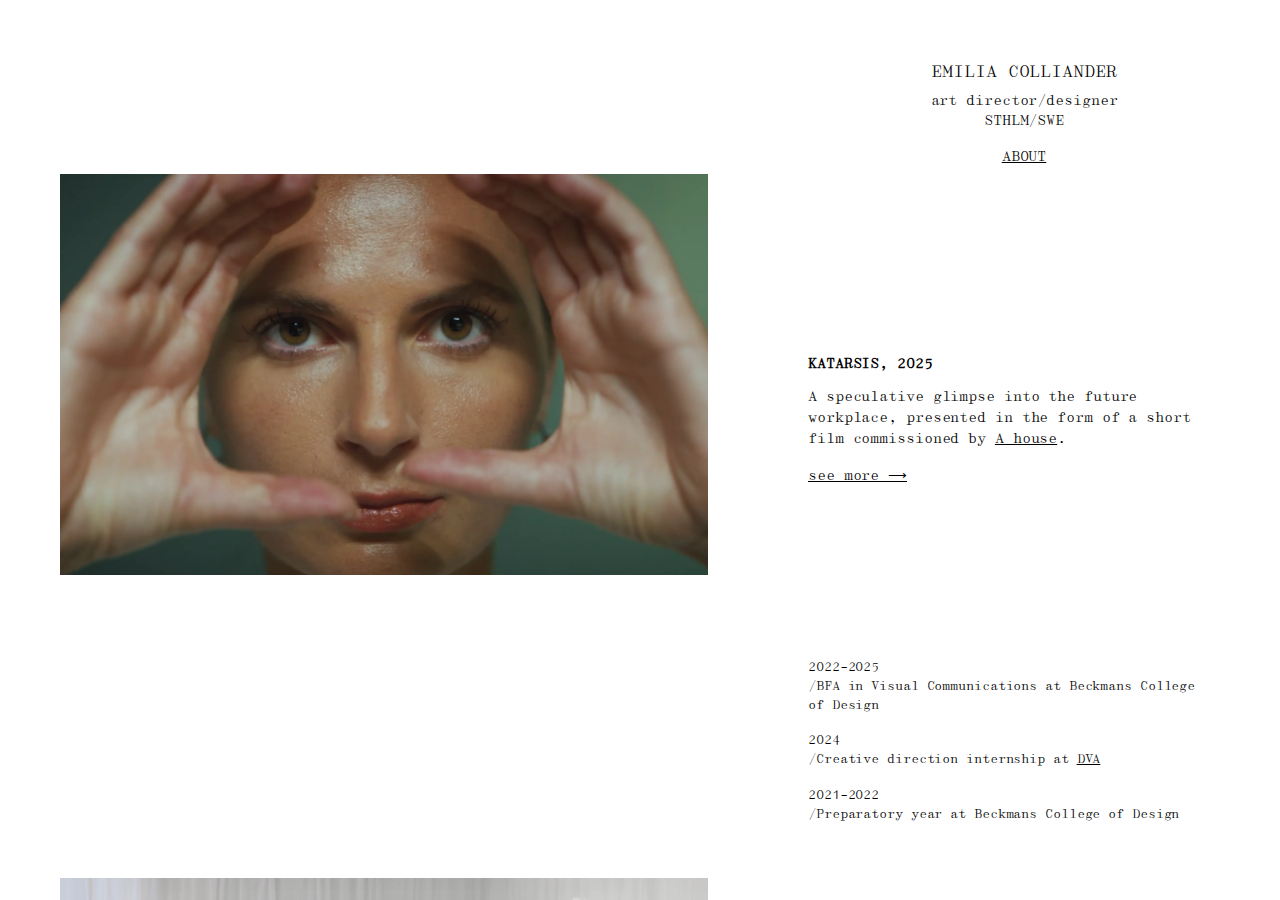
<file: index.html>
<!DOCTYPE html>
<html lang="en">
<head>
  <meta charset="UTF-8" />
  <meta name="viewport" content="width=device-width, initial-scale=1.0" />
  <title>Emilia Colliander Portfolio</title>
  <link rel="stylesheet" href="index.css" />
</head>
<body>
  <div class="left-panel">
    <div class="image-wrapper" data-project="katarsis">
      <div class="slideshow">
        <img src="katarsis_emilia_colliander.webp" alt="">
        <img src="kollegor_katarsis_emilia_colliander.webp" alt="">
        <img src="on_set_emilia_colliander.webp" alt="">
        <img src="tobias_katarsis_emilia_colliander.webp" alt="">
      </div>
    </div>
    <div class="image-wrapper" data-project="literallyme">
      <div class="slideshow">
        <img src="literally_me_emilia_colliander.webp" alt="">
        <img src="literallyme_emilia_colliander_2.webp" alt="">
        <img src="literally_me_emilia_colliander2.webp" alt="">
        <img src="literally_me3_emilia_colliander.webp" alt="">
      </div>
    </div>
    <div class="image-wrapper" data-project="kentpromenaden">
      <div class="slideshow">
        <img src="kentprom2_emilia_colliander.webp" alt="">
        <img src="kentpromenaden_emilia_colliander.webp" alt="">
        <img src="hoorlur.webp" alt="">
      </div>
    </div>
  </div>

  <div class="right-panel">
    <div class="header">
      <h1>EMILIA COLLIANDER</h1>
      <p>art director/designer<br>STHLM/SWE</p>
      <a href="about.html">ABOUT</a>
    </div>

    <div class="project-info" id="project-info">
      <h2>KATARSIS, 2025</h2>
      <p>A speculative glimpse into the future workplace, presented in the form of a short film commissioned by <a href="https://www.ahouse.se" target="_blank" rel="noopener noreferrer">A house</a>
        .</p>
      <a href="katarsis.html" class="see-more">see more ⟶</a>
    </div>

    <div class="cv">
      <p>2022–2025<br>/BFA in Visual Communications at Beckmans College of Design</p>
      <p>2024<br>/Creative direction internship at <a href="https://dva.studio">DVA</a></p>
      <p>2021–2022<br>/Preparatory year at Beckmans College of Design</p>
    </div>
  </div>

  <script src="main.js"></script>
</body>
</html>
</file>
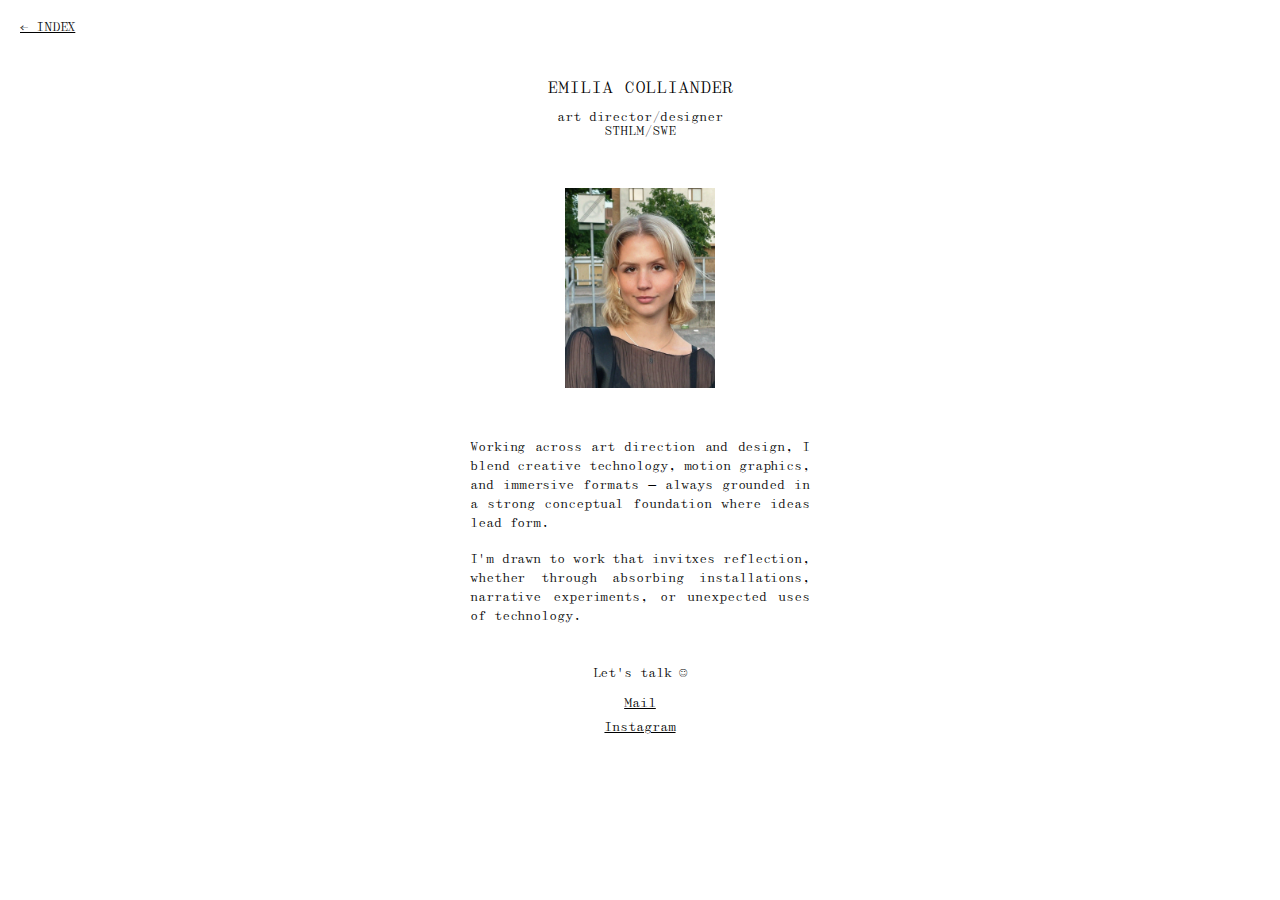
<file: about.html>
<!DOCTYPE html>
<html lang="en">
<head>
  <meta charset="UTF-8" />
  <meta name="viewport" content="width=device-width, initial-scale=1.0" />
  <title>About – Emilia Colliander</title>
  <link rel="stylesheet" href="about.css" />
</head>
<body>
  <a href="index.html" class="top-link">← INDEX</a>

  <h1>EMILIA COLLIANDER</h1>
  <p>art director/designer<br>STHLM/SWE</p>

  <div class="bio">
    <img src="profilbild_emilia_colliander.webp" alt="Emilia Colliander Portrait" />
    <p>
      Working across art direction and design, I blend creative technology, motion graphics, and immersive formats — always grounded in a strong conceptual foundation where ideas lead form.
    </p>
    <p>
      I'm drawn to work that invitxes reflection, whether through absorbing installations, narrative experiments, or unexpected uses of technology.
    </p>
  </div>

  <p>Let’s talk ☺</p>
  <div class="links">
    <a href="mailto:youremail@example.com">Mail</a>
    <a href="https://instagram.com/yourhandle" target="_blank">Instagram</a>
  </div>
</body>
</html>
</file>
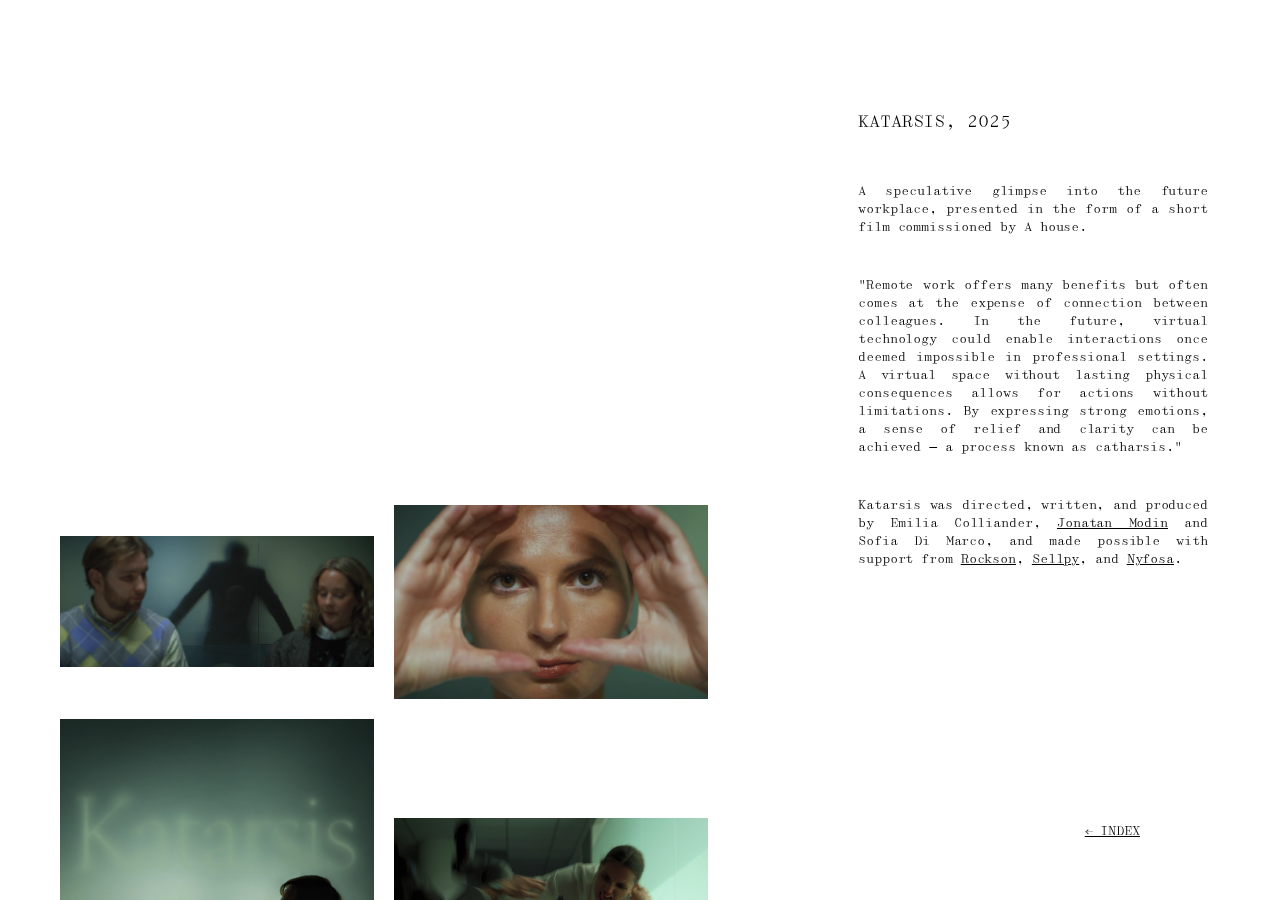
<file: katarsis.html>
<!DOCTYPE html>
<html lang="en">
<head>
  <meta charset="UTF-8" />
  <meta name="viewport" content="width=device-width, initial-scale=1.0" />
  <title>Katarsis 2025 – Emilia Colliander</title>
  <link rel="stylesheet" href="katarsis.css" />
    <link rel="icon" type="image/png" href="favicon_emilia_colliander.png">
</head>
<body>

  <div class="left-panel">

    <!-- Full video at top -->
    <div class="media-wrapper">
      <div class="video-embed">
        <iframe 
          title="Katarsis full film"
          src="https://player.vimeo.com/video/1059798120?h=4832c2c9bc"
          allowfullscreen>
        </iframe>
      </div>
    </div>

    <!-- 2x2 image grid -->
    <div class="image-grid">
      <img src="kollegor_katarsis_emilia_colliander.webp" alt="Still 1">
      <img src="katarsis_emilia_colliander.webp" alt="Still 2">
      <img src="katarsis_poster_emilia_colliander.webp" alt="Still 3">
      <img src="fight_emilia_colliander.webp" alt="Still 4">
    </div>

<!-- BTS video at bottom -->
<div class="media-wrapper">
  <div class="video-embed">
    <iframe 
      src="https://player.vimeo.com/video/1097809096?title=0&byline=0&portrait=0"
      frameborder="0"
      allow="autoplay; fullscreen; picture-in-picture"
      allowfullscreen
      title="Katarsis – BTS">
    </iframe>
  </div>
</div>


  </div>

  <div class="right-panel">
    <div class="project-text">
      <h2>KATARSIS, 2025</h2>
      <p>A speculative glimpse into the future workplace, presented in the form of a short film commissioned by A house.</p>
      <p>"Remote work offers many benefits but often comes at the expense of connection between colleagues. In the future, virtual technology could enable interactions once deemed impossible in professional settings. A virtual space without lasting physical consequences allows for actions without limitations. By expressing strong emotions, a sense of relief and clarity can be achieved — a process known as catharsis."</p>
      <p>
        Katarsis was directed, written, and produced by Emilia Colliander, 
        <a href="https://jonatanmodin.com" target="_blank">Jonatan Modin</a> and Sofia Di Marco, 
        and made possible with support from 
        <a href="https://rockson.se" target="_blank">Rockson</a>, 
        <a href="https://sellpy.se" target="_blank">Sellpy</a>, and 
        <a href="https://nyfosa.se" target="_blank">Nyfosa</a>.
      </p>
    </div>
    <div class="index-link">
      <a href="index.html">← INDEX</a>
    </div>
  </div>

</body>
</html>
</file>
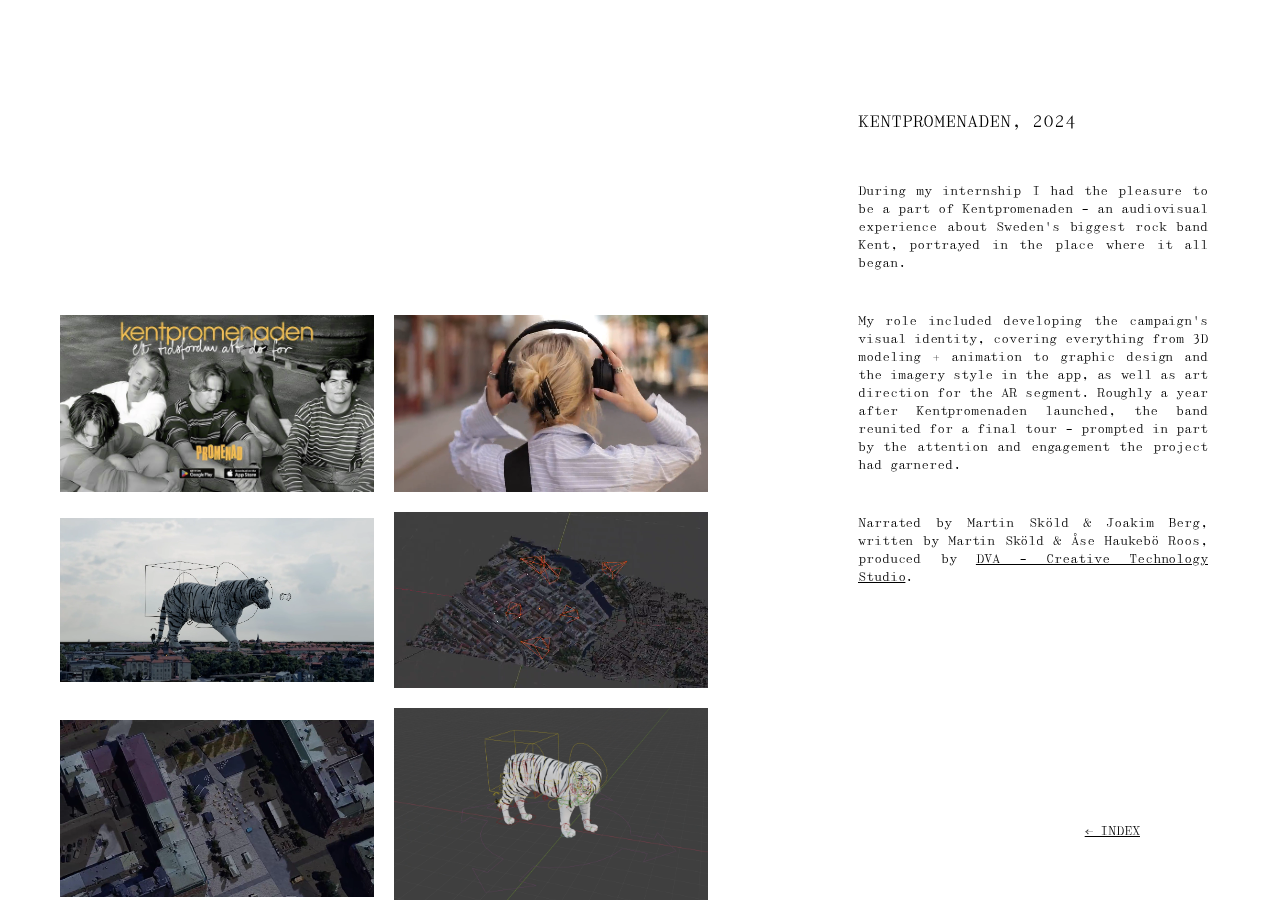
<file: kentpromenaden.html>
<!DOCTYPE html>
<html lang="en">
<head>
  <meta charset="UTF-8" />
  <meta name="viewport" content="width=device-width, initial-scale=1.0" />
  <title>Kentpromenaden 2024 – Emilia Colliander</title>
  <link rel="stylesheet" href="kentpromenaden.css" />
</head>
<body>

  <div class="left-panel">

<!-- Top full-width Vimeo video -->
<div class="media-wrapper">
  <div class="video-embed">
    <iframe 
      src="https://player.vimeo.com/video/1098459343?title=0&byline=0&portrait=0&badge=0&autopause=0"
      frameborder="0"
      allow="autoplay; fullscreen; picture-in-picture; clipboard-write; encrypted-media; web-share"
      allowfullscreen
      title="Kentpromenaden Trailer">
    </iframe>
  </div>
</div>

    <!-- 2x2 grid with images and one video -->
    <div class="image-grid">
      <img src="kent_app.jpg" alt="Still 1">
      <video autoplay muted loop playsinline>
        <source src="jag_kent_emilia_colliander.mp4" type="video/mp4" />
        Your browser does not support the video tag.
      </video>
      <img src="kentpromenaden_emilia_colliander.webp" alt="Still 2">
      <video autoplay muted loop playsinline>
        <source src="blender_kent_emilia_colliander.mp4" type="video/mp4" />
        Your browser does not support the video tag.
      </video>
      <video autoplay muted loop playsinline>
        <source src="kentpromenaden_snabb_emilia_colliander.mp4" type="video/mp4" />
        Your browser does not support the video tag.
      </video>
      <img src="kentpromenaden2_emilia_colliander.webp" alt="Still 19">
    </div>

  </div>

  <div class="right-panel">
    <div class="project-text">
      <h2>KENTPROMENADEN, 2024</h2>
      <p>During my internship I had the pleasure to be a part of Kentpromenaden – an audiovisual experience about Sweden’s biggest rock band Kent, portrayed in the place where it all began.</p>

      <p>My role included developing the campaign’s visual identity, covering everything from 3D modeling + animation to graphic design and the imagery style in the app, as well as art direction for the AR segment. Roughly a year after Kentpromenaden launched, the band reunited for a final tour – prompted in part by the attention and engagement the project had garnered.</p>

      <p>Narrated by Martin Sköld & Joakim Berg, written by Martin Sköld & Åse Haukebö Roos, produced by 
        <a href="https://dva.studio" target="_blank">DVA – Creative Technology Studio</a>.
      </p>
    </div>
    <div class="index-link">
      <a href="index.html">← INDEX</a>
    </div>
  </div>

</body>
</html>
</file>
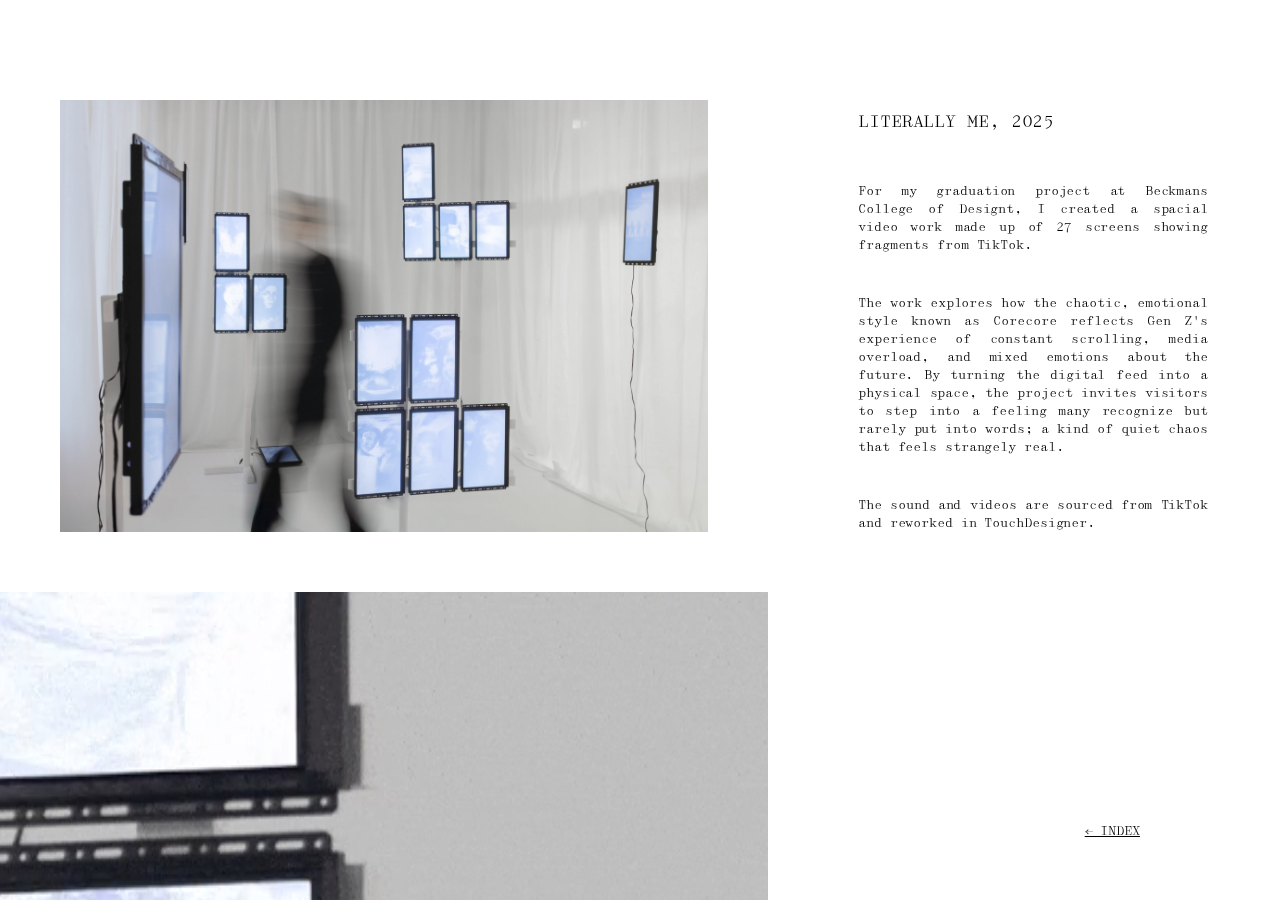
<file: literallyme.html>
<!DOCTYPE html>
<html lang="en">
<head>
  <meta charset="UTF-8" />
  <meta name="viewport" content="width=device-width, initial-scale=1.0" />
  <title>Literally Me – Emilia Colliander</title>
  <link rel="stylesheet" href="literallyme.css" />
    <link rel="icon" type="image/png" href="favicon_emilia_colliander.png">
</head>
<body>

  <div class="left-panel">

    <!-- Large header image -->
    <div class="media-wrapper">
      <img src="literally_me_emilia_colliander.webp" alt="Header image for Literally Me">
    </div>

    <!-- 2x2 image grid -->
    <div class="image-grid">
      <video autoplay muted loop playsinline>
        <source src="gif_emilia_colliander.mp4" type="video/mp4" />
        Your browser does not support the video tag.
      </video>
      <img src="press_emilia_colliander.webp" alt="Still 2">
      <img src="literally_me_emilia_colliander2.webp" alt="Still 3">
      <img src="literallyme_emilia_colliander_2.webp" alt="Still 4">
      <img src="process_emilia_colliander.webp" alt="Still 5">
      <img src="blenderskiss_emilia_colliander.webp" alt="Still 6">
    </div>

  </div>

  <div class="right-panel">
    <div class="project-text">
      <h2>LITERALLY ME, 2025</h2>
      <p>For my graduation project at Beckmans College of Designt, I created a spacial video work made up of 27 screens showing fragments from TikTok.</p>

      <p>The work explores how the chaotic, emotional style known as Corecore reflects Gen Z’s experience of constant scrolling, media overload, and mixed emotions about the future. By turning the digital feed into a physical space, the project invites visitors to step into a feeling many recognize but rarely put into words; a kind of quiet chaos that feels strangely real.</p>

      <p>The sound and videos are sourced from TikTok and reworked in TouchDesigner.</p>
    </div>

    <div class="index-link">
      <a href="index.html">← INDEX</a>
    </div>
  </div>

</body>
</html>
</file>
<file: index.css>
@font-face {
  font-family: 'Director';
  src: url('fonts/Director-Light.woff2') format('woff2');
  font-weight: normal;
  font-style: normal;
}

* {
  margin: 0;
  padding: 0;
  box-sizing: border-box;
}

body {
  font-family: 'Director', sans-serif;
  background: white;
  color: black;
  font-size: 10px;
  letter-spacing: -0.01em;
  line-height: 1.5;
}

a {
  color: black;
  text-decoration: underline;
}

.left-panel {
  position: absolute;
  left: 0;
  top: 100px;
  width: 60%;
  height: calc(100vh - 100px);
  overflow-y: scroll;
  padding: 60px;
  scrollbar-width: none;
  -ms-overflow-style: none;
  scroll-snap-type: y mandatory;
  scroll-behavior: smooth;
}

.left-panel::-webkit-scrollbar {
  display: none;
}

.image-wrapper {
  display: flex;
  align-items: center;
  justify-content: center;
  height: 75vh;
  margin-bottom: 5vh;
  scroll-snap-align: start;
}

.image-wrapper img {
  max-width: 700px;
  width: 100%;
  height: auto;
  transform: translateY(-7vh);
}

.right-panel {
  position: fixed;
  right: 0;
  top: 0;
  width: 40%;
  height: 100vh;
  padding: 60px 40px;
  display: flex;
  flex-direction: column;
  justify-content: space-between;
  background: white;
  z-index: 10;
}

.header {
  text-align: center;
  display: flex;
  flex-direction: column;
  align-items: center;
}

.header h1 {
  font-size: 12pt;
  font-weight: normal;
  margin-bottom: 0.5rem;
}

.header p,
.header a {
  font-size: 10pt;
  margin-bottom: 1rem;
}

.project-info h2 {
  font-size: 10pt;
  margin-bottom: 0.75rem;
}

.project-info p {
  font-size: 10pt;
  line-height: 1.6;
  max-width: 90%;
}

.see-more {
  display: inline-block;
  margin-top: 1rem;
  font-size: 10pt;
}

.cv p {
  font-size: 9pt;
  line-height: 1.6;
  margin-bottom: 1rem;
  max-width: 90%;
}

.slideshow {
  position: relative;
  width: 100%;
  max-width: 700px;
  height: 80vh;
  display: flex;
  align-items: center;
  justify-content: center;
  overflow: hidden;
}

.slideshow img {
  position: absolute;
  max-width: 100%;
  max-height: 100%;
  width: auto;
  height: auto;
  opacity: 0;
  transition: opacity 0.5s ease-in-out;
  object-fit: contain;
}

.slideshow img.active {
  opacity: 1;
  z-index: 1;
}
</file>
<file: about.css>
@font-face {
    font-family: 'Director';
    src: url('fonts/Director-Light.woff2') format('woff2');
    font-weight: normal;
    font-style: normal;
  }
  
  body {
    font-family: 'Director', sans-serif;
    font-size: 10px;
    letter-spacing: -0.01em;
    background: white;
    color: black;
    text-align: center;
    padding: 60px 20px;
  }
  
  a {
    color: black;
    text-decoration: underline;
  }
  
  .top-link {
    position: absolute;
    top: 20px;
    left: 20px;
    font-size: 9pt;
  }
  
  h1 {
    font-size: 12pt;
    font-weight: normal;
    margin-bottom: 0.5rem;
  }
  
  p {
    font-size: 9pt;
    margin-bottom: 1rem;
  }
  
  .bio {
    max-width: 340px;
    margin: 20px auto 40px;
    line-height: 1.6;
    text-align: justify;
    hyphens: manual;
    word-break: break-word;
  }
  
  .bio img {
    width: 150px;
    height: auto;
    display: block;
    margin: 50px auto 50px; /* top, horizontal (auto), bottom */
  }
  
  .links a {
    display: block;
    margin-top: 10px;
    font-size: 9pt;
  }
</file>
<file: katarsis.css>
@font-face {
    font-family: 'Director';
    src: url('fonts/Director-Light.woff2') format('woff2');
    font-weight: normal;
    font-style: normal;
  }
  
  body {
    font-family: 'Director', sans-serif;
    margin: 0;
    background: white;
    color: black;
    font-size: 10px;
    letter-spacing: -0.01em;
    line-height: 1.5;
    overflow: hidden; /* Prevent full-page scroll */
  }
  
  a {
    color: black;
    text-decoration: underline;
  }
  
  /* Left Panel (scrollable feed) */
  .left-panel {
    position: absolute;
    top: 0;
    left: 0;
    width: 60%;
    height: 100vh;
    overflow-y: scroll;
    padding: 100px 60px 60px; /* Increased top padding here */
    box-sizing: border-box;
    scrollbar-width: none;
    -ms-overflow-style: none;
  }
  
  .left-panel::-webkit-scrollbar {
    display: none;
  }
  
  /* Video embed block */
  .video-embed {
    position: relative;
    padding-top: 56.25%; /* 16:9 aspect ratio */
    height: 0;
    overflow: hidden;
    max-width: 100%; /* Make videos wider */
    margin: 0 auto;
  }
  
  .video-embed iframe {
    position: absolute;
    top: 0;
    left: 0;
    width: 100%;
    height: 100%;
    border: none;
    display: block;
  }
  
  /* Two-column image grid */
  .image-grid {
    display: flex;
    flex-wrap: wrap;
    gap: 20px;
    justify-content: center;
    margin-top: 40px;
  }
  
  .image-grid img {
    width: auto;
    max-width: calc(50% - 10px); /* Keep two columns */
    height: auto;
    object-fit: contain; /* Ensures no cropping */
    display: block;
  }
  
  /* Right Panel (fixed text) */
  .right-panel {
    position: fixed;
    top: 0;
    right: 0;
    width: 40%;
    height: 100vh;
    padding: 60px 40px;
    box-sizing: border-box;
    display: flex;
    flex-direction: column;
    justify-content: space-between;
  }
  
  .project-text {
    max-width: 350px;
    margin-top: 60px;
    text-align: justify;
    margin-left: 50px;
    margin-right: auto;
  }
  
  .project-text h2 {
    font-size: 12pt;
    font-weight: normal;
    margin-top: -10px;
    margin-bottom: 3rem;
  }
  
  .project-text p {
    font-size: 9pt;
    line-height: 1.5;
    margin-bottom: 2.5rem;
    hyphens: manual;
    overflow-wrap: break-word;
    word-break: normal;
  }
  
  .index-link {
    font-size: 9pt;
    text-align: right;
    margin-right: 100px;
  }
  
  .media-wrapper:last-of-type {
    margin-top: 40px;
  }
</file>
<file: kentpromenaden.css>
@font-face {
    font-family: 'Director';
    src: url('fonts/Director-Light.woff2') format('woff2');
    font-weight: normal;
    font-style: normal;
  }
  
  body {
    font-family: 'Director', sans-serif;
    margin: 0;
    background: white;
    color: black;
    font-size: 10px;
    letter-spacing: -0.01em;
    line-height: 1.5;
    overflow: hidden;
  }
  
  a {
    color: black;
    text-decoration: underline;
  }
  
  /* Left Panel (scrollable feed) */
  .left-panel {
    position: absolute;
    top: 0;
    left: 0;
    width: 60%;
    height: 100vh;
    overflow-y: scroll;
    padding: 100px 60px 60px;
    box-sizing: border-box;
    scrollbar-width: none;
    -ms-overflow-style: none;
  }
  .left-panel::-webkit-scrollbar {
    display: none;
  }
  
  /* Top full-width video */
  .media-wrapper {
    display: flex;
    justify-content: center;
    margin-bottom: 60px;
  }
  .media-wrapper video {
    width: 100%;
    height: auto;
    display: block;
  }
  
  /* Image and video grid (2 columns) */
  .image-grid {
    display: flex;
    flex-wrap: wrap;
    gap: 20px;
    justify-content: center;
    margin-top: 40px;
  }
  
  .image-grid img,
  .image-grid video {
    width: calc(50% - 10px);
    height: auto;
    display: block;
    object-fit: contain;
  }
  
  /* Right Panel (fixed text) */
  .right-panel {
    position: fixed;
    top: 0;
    right: 0;
    width: 40%;
    height: 100vh;
    padding: 60px 40px;
    box-sizing: border-box;
    display: flex;
    flex-direction: column;
    justify-content: space-between;
  }
  
  .project-text {
    max-width: 350px;
    margin-top: 60px;
    text-align: justify;
    margin-left: 50px;
    margin-right: auto;
  }
  
  .project-text h2 {
    font-size: 12pt;
    font-weight: normal;
    margin-top: -10px;
    margin-bottom: 3rem;
  }
  
  .project-text p {
    font-size: 9pt;
    line-height: 1.5;
    margin-bottom: 2.5rem;
    hyphens: manual;
    overflow-wrap: break-word;
    word-break: normal;
  }
  
  .index-link {
    font-size: 9pt;
    text-align: right;
    margin-right: 100px;
  }
</file>
<file: literallyme.css>
@font-face {
    font-family: 'Director';
    src: url('fonts/Director-Light.woff2') format('woff2');
    font-weight: normal;
    font-style: normal;
  }
  
  body {
    font-family: 'Director', sans-serif;
    margin: 0;
    background: white;
    color: black;
    font-size: 10px;
    letter-spacing: -0.01em;
    line-height: 1.5;
    overflow: hidden;
  }
  
  a {
    color: black;
    text-decoration: underline;
  }
  
  .left-panel {
    position: absolute;
    top: 0;
    left: 0;
    width: 60%;
    height: 100vh;
    overflow-y: scroll;
    padding: 100px 60px 60px;
    box-sizing: border-box;
    scrollbar-width: none;
    -ms-overflow-style: none;
  }
  
  .left-panel::-webkit-scrollbar {
    display: none;
  }
  
  .media-wrapper {
    display: flex;
    justify-content: center;
    margin-bottom: 60px;
  }

  .media-wrapper:first-of-type img {
    max-width: 1000px; /* or increase to 1100px/1200px if needed */
  }
  
  .media-wrapper img {
    max-width: 700px;
    width: 100%;
    height: auto;
    display: block;
    object-fit: contain;
  }
  
  .image-grid {
    display: flex;
    flex-wrap: wrap;
    gap: 20px;
    justify-content: center;
  }
  
  .image-grid img {
    width: calc(50% - 10px);
    height: auto;
    object-fit: contain;
    display: block;
  }
  
  .right-panel {
    position: fixed;
    top: 0;
    right: 0;
    width: 40%;
    height: 100vh;
    padding: 60px 40px;
    box-sizing: border-box;
    display: flex;
    flex-direction: column;
    justify-content: space-between;
  }
  
  .project-text {
    max-width: 350px;
    margin-top: 60px;
    text-align: justify;
    margin-left: 50px;
    margin-right: auto;
  }
  
  .project-text h2 {
    font-size: 12pt;
    font-weight: normal;
    margin-top: -10px;
    margin-bottom: 3rem;
  }
  
  .project-text p {
    font-size: 9pt;
    line-height: 1.5;
    margin-bottom: 2.5rem;
    hyphens: manual;
    overflow-wrap: break-word;
    word-break: normal;
  }
  
  .index-link {
    font-size: 9pt;
    text-align: right;
    margin-right: 100px;
  }
</file>
